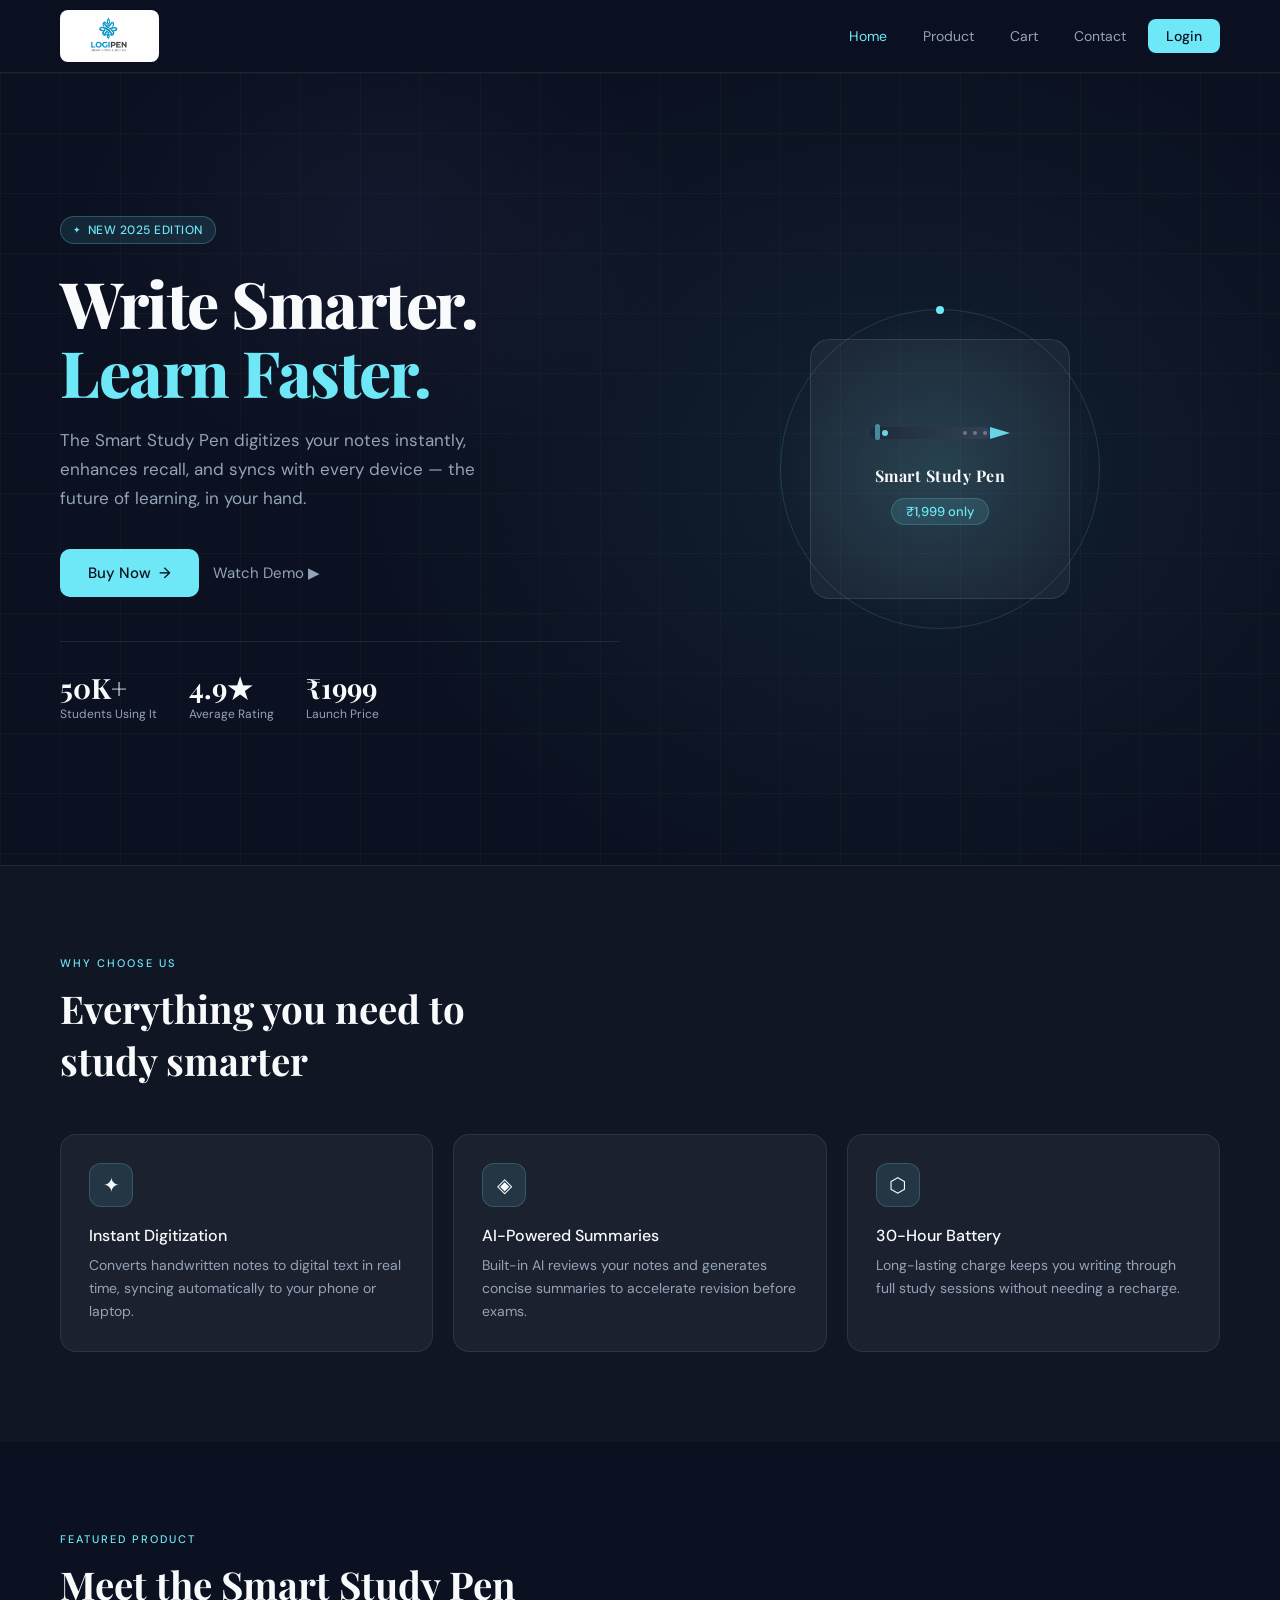
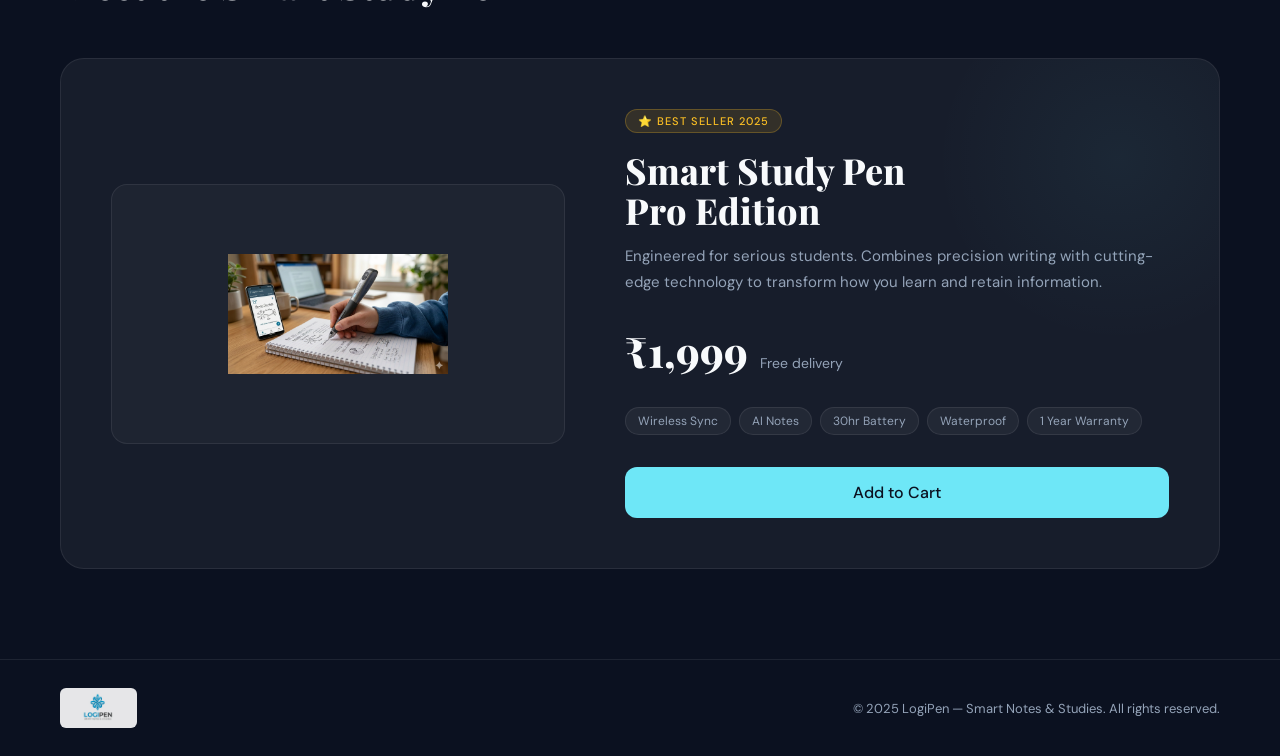
<file: index.html>
<!DOCTYPE html>
<html lang="en">
<head>
<meta charset="UTF-8">
<meta name="viewport" content="width=device-width, initial-scale=1.0">
<title>Smart Pen Store</title>
<link href="https://fonts.googleapis.com/css2?family=Playfair+Display:wght@700;800&family=DM+Sans:wght@300;400;500&display=swap" rel="stylesheet">
<link rel="stylesheet" href="style.css">
</head>
<body>

<header>
  <a href="index.html" class="logo-wrap">
    <img src="logo.png" alt="LogiPen Logo" class="logo-img">
  </a>
  <nav>
    <a href="index.html" class="active">Home</a>
    <a href="product.html">Product</a>
    <a href="cart.html">Cart</a>
    <a href="contact.html">Contact</a>
    <a href="login.html" class="nav-cta">Login</a>
  </nav>
</header>

<section class="hero">
  <div class="hero-grid-lines"></div>
  <div class="hero-content">
    <div class="hero-badge">New 2025 Edition</div>
    <h1>Write Smarter.<br><em>Learn Faster.</em></h1>
    <p>The Smart Study Pen digitizes your notes instantly, enhances recall, and syncs with every device — the future of learning, in your hand.</p>
    <div class="hero-actions">
      <a href="product.html" class="btn-primary">Buy Now</a>
      <a href="#" class="btn-ghost">Watch Demo ▶</a>
    </div>
    <div class="hero-stats">
      <div class="stat-item">
        <div class="stat-num">50K+</div>
        <div class="stat-label">Students Using It</div>
      </div>
      <div class="stat-item">
        <div class="stat-num">4.9★</div>
        <div class="stat-label">Average Rating</div>
      </div>
      <div class="stat-item">
        <div class="stat-num">₹1999</div>
        <div class="stat-label">Launch Price</div>
      </div>
    </div>
  </div>

  <div class="hero-visual">
    <div class="pen-showcase">
      <div class="pen-glow"></div>
      <div class="pen-ring"></div>
      <div class="pen-card-3d">
        <svg class="pen-svg" viewBox="0 0 160 40" fill="none" xmlns="http://www.w3.org/2000/svg">
          <rect x="10" y="14" width="120" height="12" rx="6" fill="url(#penGrad)"/>
          <path d="M130 14 L150 20 L130 26 Z" fill="#6ee7f7" opacity="0.9"/>
          <rect x="15" y="11" width="5" height="16" rx="2.5" fill="rgba(110,231,247,0.5)"/>
          <circle cx="105" cy="20" r="2" fill="rgba(255,255,255,0.3)"/>
          <circle cx="115" cy="20" r="2" fill="rgba(255,255,255,0.3)"/>
          <circle cx="125" cy="20" r="2" fill="rgba(255,255,255,0.3)"/>
          <circle cx="25" cy="20" r="3" fill="#6ee7f7" opacity="0.9"/>
          <defs>
            <linearGradient id="penGrad" x1="10" y1="14" x2="130" y2="26" gradientUnits="userSpaceOnUse">
              <stop offset="0%" stop-color="#1e293b"/>
              <stop offset="100%" stop-color="#334155"/>
            </linearGradient>
          </defs>
        </svg>
        <div class="pen-name">Smart Study Pen</div>
        <div class="pen-price-tag">₹1,999 only</div>
      </div>
    </div>
  </div>
</section>

<section class="features">
  <div class="section-tag">Why Choose Us</div>
  <div class="section-title">Everything you need to study smarter</div>
  <div class="features-grid">
    <div class="feature-card">
      <div class="feature-icon">✦</div>
      <div class="feature-title">Instant Digitization</div>
      <div class="feature-desc">Converts handwritten notes to digital text in real time, syncing automatically to your phone or laptop.</div>
    </div>
    <div class="feature-card">
      <div class="feature-icon">◈</div>
      <div class="feature-title">AI-Powered Summaries</div>
      <div class="feature-desc">Built-in AI reviews your notes and generates concise summaries to accelerate revision before exams.</div>
    </div>
    <div class="feature-card">
      <div class="feature-icon">⬡</div>
      <div class="feature-title">30-Hour Battery</div>
      <div class="feature-desc">Long-lasting charge keeps you writing through full study sessions without needing a recharge.</div>
    </div>
  </div>
</section>

<section class="product-section">
  <div class="section-tag">Featured Product</div>
  <div class="section-title">Meet the Smart Study Pen</div>
  <div class="product-featured">
    <div class="product-img-wrap">
      <img src="pen.png" alt="Smart Study Pen" class="product-img">
    </div>
    <div class="product-info">
      <div class="product-badge">⭐ Best Seller 2025</div>
      <div class="product-name">Smart Study Pen<br>Pro Edition</div>
      <div class="product-desc">Engineered for serious students. Combines precision writing with cutting-edge technology to transform how you learn and retain information.</div>
      <div class="product-price-row">
        <div class="price-main">₹1,999</div>
        <div class="price-label">Free delivery</div>
      </div>
      <div class="product-features">
        <div class="pf-chip">Wireless Sync</div>
        <div class="pf-chip">AI Notes</div>
        <div class="pf-chip">30hr Battery</div>
        <div class="pf-chip">Waterproof</div>
        <div class="pf-chip">1 Year Warranty</div>
      </div>
      <button class="add-to-cart-btn" onclick="addToCart(this)">Add to Cart</button>
    </div>
  </div>
</section>

<footer>
  <div class="footer-left">
    <img src="logo.png" alt="LogiPen" class="footer-logo">
  </div>
  <div class="footer-copy">© 2025 LogiPen — Smart Notes & Studies. All rights reserved.</div>
</footer>

<script src="script.js"></script>
</body>
</html>
</file>
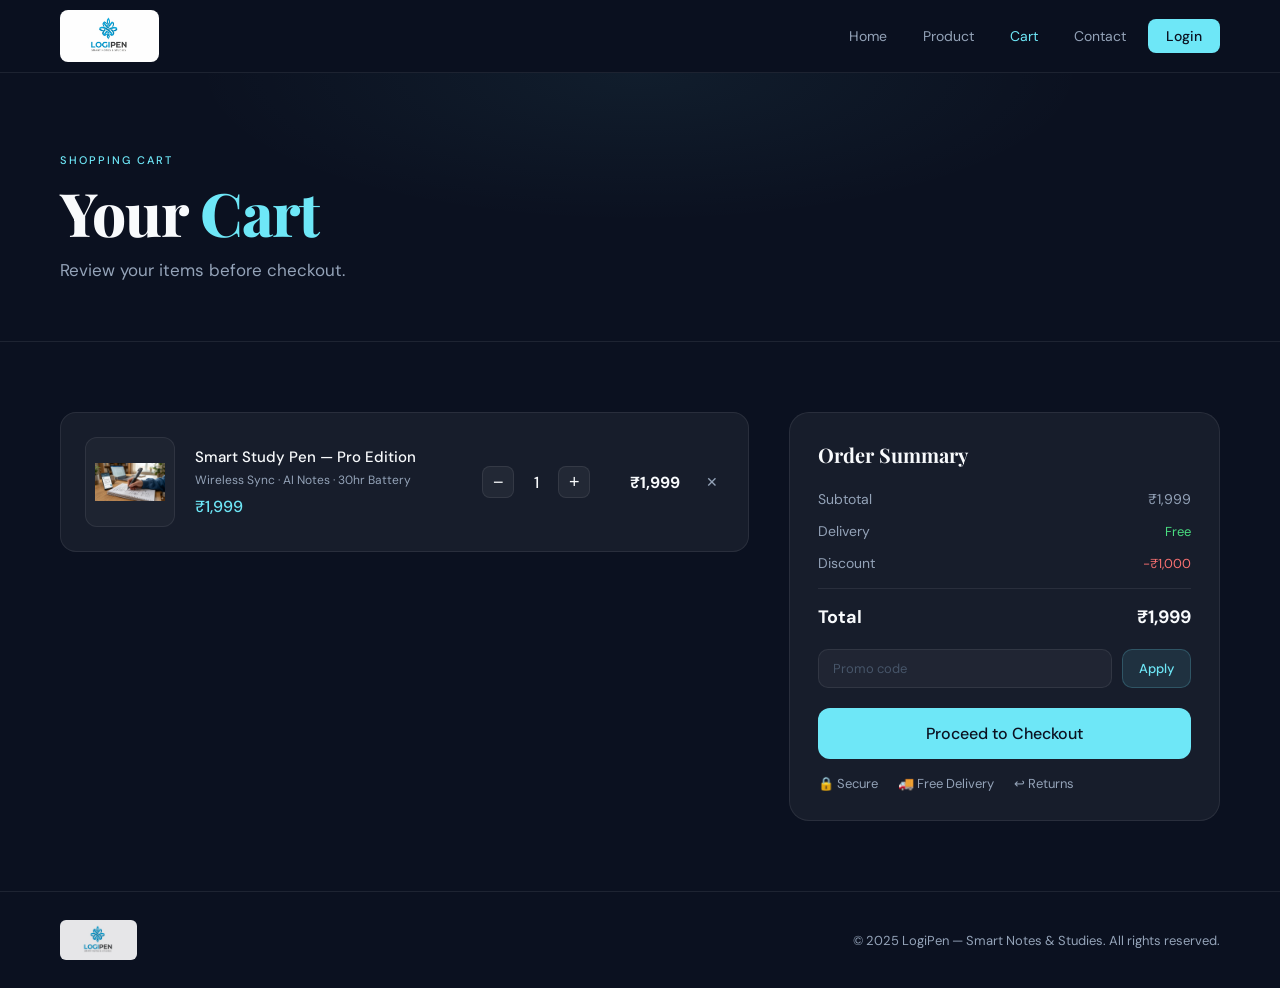
<file: cart.html>
<!DOCTYPE html>
<html lang="en">
<head>
<meta charset="UTF-8">
<meta name="viewport" content="width=device-width, initial-scale=1.0">
<title>Cart - LogiPen</title>
<link href="https://fonts.googleapis.com/css2?family=Playfair+Display:wght@700;800&family=DM+Sans:wght@300;400;500&display=swap" rel="stylesheet">
<link rel="stylesheet" href="style.css">
</head>
<body>

<header>
  <a href="index.html" class="logo-wrap">
    <img src="logo.png" alt="LogiPen Logo" class="logo-img">
  </a>
  <nav>
    <a href="index.html">Home</a>
    <a href="product.html">Product</a>
    <a href="cart.html" class="active">Cart</a>
    <a href="contact.html">Contact</a>
    <a href="login.html" class="nav-cta">Login</a>
  </nav>
</header>

<section class="page-hero">
  <div class="page-hero-inner">
    <div class="section-tag">Shopping Cart</div>
    <h1 class="page-title">Your <em>Cart</em></h1>
    <p class="page-subtitle">Review your items before checkout.</p>
  </div>
</section>

<section class="cart-section">
  <div class="cart-grid">
    <div class="cart-items-col">
      <div class="cart-item-card">
        <div class="cart-item-img">
          <img src="pen.png" alt="Smart Study Pen">
        </div>
        <div class="cart-item-info">
          <div class="cart-item-name">Smart Study Pen — Pro Edition</div>
          <div class="cart-item-meta">Wireless Sync · AI Notes · 30hr Battery</div>
          <div class="cart-item-price">₹1,999</div>
        </div>
        <div class="cart-item-qty">
          <button class="qty-btn" onclick="changeQty(-1)">−</button>
          <span class="qty-val" id="qty">1</span>
          <button class="qty-btn" onclick="changeQty(1)">+</button>
        </div>
        <div class="cart-item-total" id="item-total">₹1,999</div>
        <button class="remove-btn" onclick="removeItem(this)">✕</button>
      </div>
    </div>
    <div class="cart-summary-col">
      <div class="summary-card">
        <h3 class="summary-title">Order Summary</h3>
        <div class="summary-row">
          <span>Subtotal</span>
          <span id="subtotal">₹1,999</span>
        </div>
        <div class="summary-row">
          <span>Delivery</span>
          <span class="free-tag">Free</span>
        </div>
        <div class="summary-row">
          <span>Discount</span>
          <span class="discount-tag">−₹1,000</span>
        </div>
        <div class="summary-divider"></div>
        <div class="summary-row summary-total-row">
          <span>Total</span>
          <span id="total">₹1,999</span>
        </div>
        <div class="promo-row">
          <input type="text" class="promo-input" placeholder="Promo code">
          <button class="promo-btn">Apply</button>
        </div>
        <button class="add-to-cart-btn" onclick="checkout(this)">Proceed to Checkout</button>
        <div class="trust-row" style="margin-top:16px;">
          <div class="trust-item">🔒 Secure</div>
          <div class="trust-item">🚚 Free Delivery</div>
          <div class="trust-item">↩ Returns</div>
        </div>
      </div>
    </div>
  </div>
</section>

<footer>
  <div class="footer-left">
    <img src="logo.png" alt="LogiPen" class="footer-logo">
  </div>
  <div class="footer-copy">© 2025 LogiPen — Smart Notes & Studies. All rights reserved.</div>
</footer>

<script src="script.js"></script>
</body>
</html>
</file>
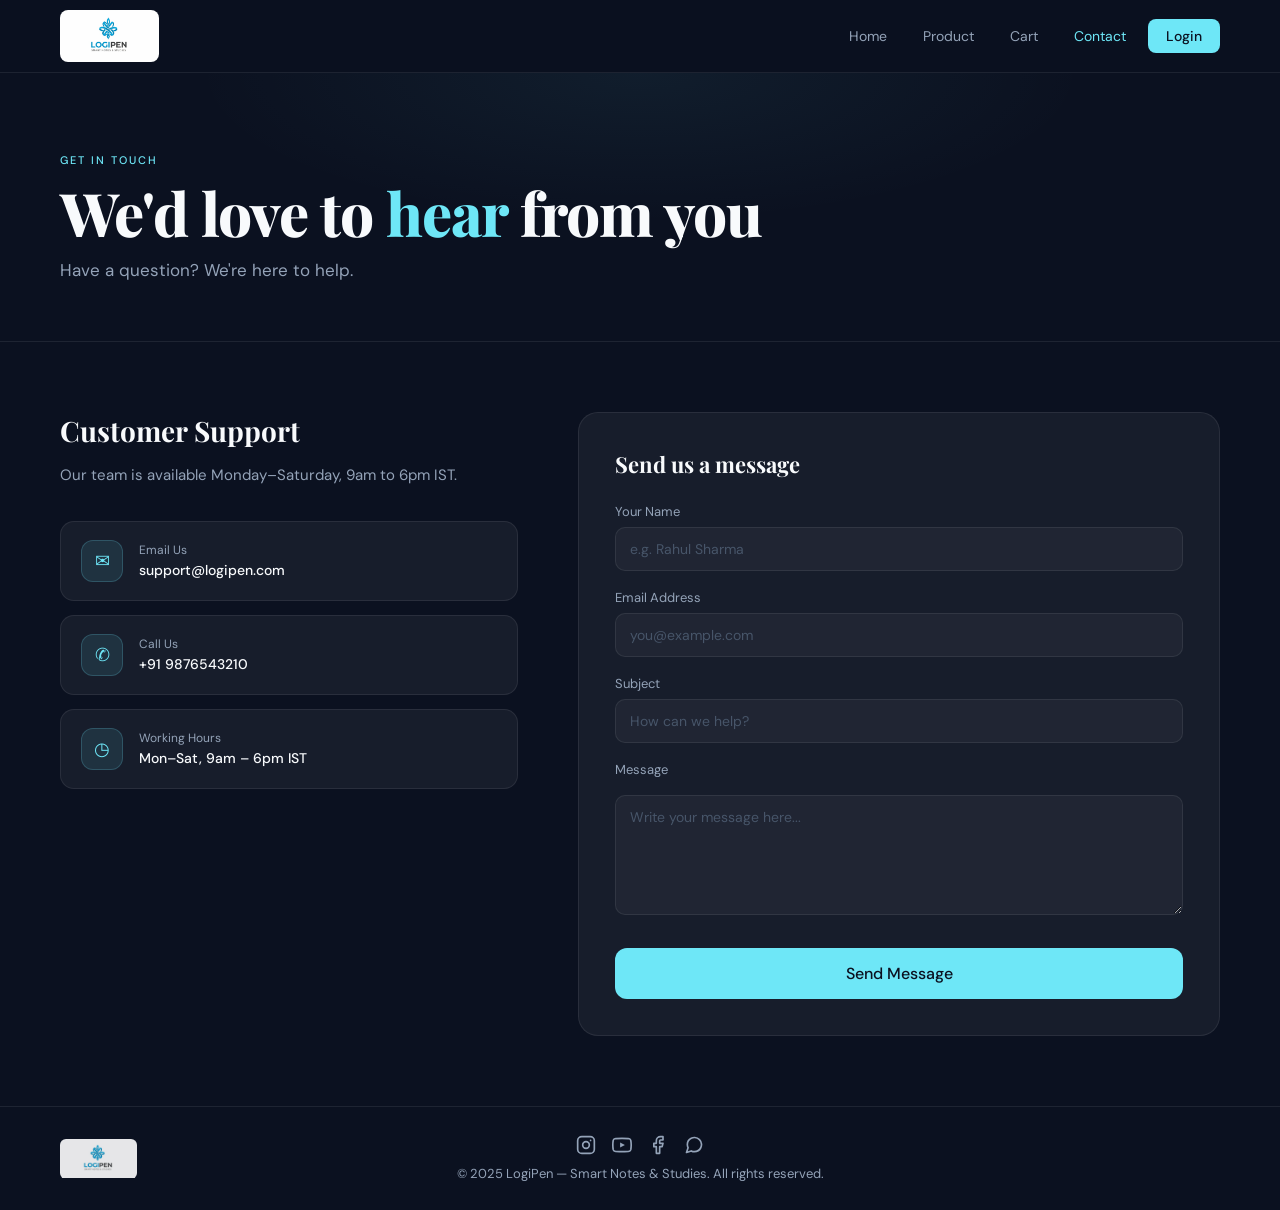
<file: contact.html>
<!DOCTYPE html>
<html lang="en">
<head>
<meta charset="UTF-8">
<meta name="viewport" content="width=device-width, initial-scale=1.0">
<title>Contact - LogiPen</title>
<link href="https://fonts.googleapis.com/css2?family=Playfair+Display:wght@700;800&family=DM+Sans:wght@300;400;500&display=swap" rel="stylesheet">
<link rel="stylesheet" href="style.css">
</head>
<body>

<header>
  <a href="index.html" class="logo-wrap">
    <img src="logo.png" alt="LogiPen Logo" class="logo-img">
  </a>
  <nav>
    <a href="index.html">Home</a>
    <a href="product.html">Product</a>
    <a href="cart.html">Cart</a>
    <a href="contact.html" class="active">Contact</a>
    <a href="login.html" class="nav-cta">Login</a>
  </nav>
</header>

<section class="page-hero">
  <div class="page-hero-inner">
    <div class="section-tag">Get In Touch</div>
    <h1 class="page-title">We'd love to <em>hear</em> from you</h1>
    <p class="page-subtitle">Have a question? We're here to help.</p>
  </div>
</section>

<section class="contact-section">
  <div class="contact-grid">
    <div class="contact-info-col">
      <h2 class="contact-heading">Customer Support</h2>
      <p class="contact-subtext">Our team is available Monday–Saturday, 9am to 6pm IST.</p>
      <div class="contact-cards">
        <div class="contact-card">
          <div class="contact-card-icon">✉</div>
          <div>
            <div class="contact-card-label">Email Us</div>
            <div class="contact-card-value">support@logipen.com</div>
          </div>
        </div>
        <div class="contact-card">
          <div class="contact-card-icon">✆</div>
          <div>
            <div class="contact-card-label">Call Us</div>
            <div class="contact-card-value">+91 9876543210</div>
          </div>
        </div>
        <div class="contact-card">
          <div class="contact-card-icon">◷</div>
          <div>
            <div class="contact-card-label">Working Hours</div>
            <div class="contact-card-value">Mon–Sat, 9am – 6pm IST</div>
          </div>
        </div>
      </div>
    </div>
    <div class="contact-form-col">
      <div class="form-card">
        <h3 class="form-title">Send us a message</h3>
        <div class="form-group">
          <label class="form-label">Your Name</label>
          <input type="text" class="form-input" placeholder="e.g. Rahul Sharma">
        </div>
        <div class="form-group">
          <label class="form-label">Email Address</label>
          <input type="email" class="form-input" placeholder="you@example.com">
        </div>
        <div class="form-group">
          <label class="form-label">Subject</label>
          <input type="text" class="form-input" placeholder="How can we help?">
        </div>
        <div class="form-group">
          <label class="form-label">Message</label>
          <textarea class="form-input form-textarea" placeholder="Write your message here..."></textarea>
        </div>
        <button class="add-to-cart-btn" onclick="sendMessage(this)">Send Message</button>
      </div>
    </div>
  </div>
</section>

<footer>
  <div class="footer-left">
    <img src="logo.png" alt="LogiPen" class="footer-logo">
  </div>
  <div class="footer-center">
    <div class="footer-social">
      <a href="https://www.instagram.com/smartpenindia?igsh=dmRneW0yYWkzNXRh" target="_blank" class="social-icon" title="Instagram">
        <svg xmlns="http://www.w3.org/2000/svg" width="20" height="20" viewBox="0 0 24 24" fill="none" stroke="currentColor" stroke-width="2" stroke-linecap="round" stroke-linejoin="round">
          <rect x="2" y="2" width="20" height="20" rx="5" ry="5"/>
          <circle cx="12" cy="12" r="4"/>
          <circle cx="17.5" cy="6.5" r="1" fill="currentColor" stroke="none"/>
        </svg>
      </a>
      <a href="https://youtube.com/shorts/LXm--ZUOd-g" target="_blank" class="social-icon" title="YouTube">
        <svg xmlns="http://www.w3.org/2000/svg" width="20" height="20" viewBox="0 0 24 24" fill="none" stroke="currentColor" stroke-width="2" stroke-linecap="round" stroke-linejoin="round">
          <path d="M22.54 6.42a2.78 2.78 0 0 0-1.95-1.96C18.88 4 12 4 12 4s-6.88 0-8.59.46A2.78 2.78 0 0 0 1.46 6.42 29 29 0 0 0 1 12a29 29 0 0 0 .46 5.58 2.78 2.78 0 0 0 1.95 1.96C5.12 20 12 20 12 20s6.88 0 8.59-.46a2.78 2.78 0 0 0 1.95-1.96A29 29 0 0 0 23 12a29 29 0 0 0-.46-5.58z"/>
          <polygon points="9.75 15.02 15.5 12 9.75 8.98 9.75 15.02" fill="currentColor" stroke="none"/>
        </svg>
      </a>
      <a href="https://facebook.com/yourpage" target="_blank" class="social-icon" title="Facebook">
        <svg xmlns="http://www.w3.org/2000/svg" width="20" height="20" viewBox="0 0 24 24" fill="none" stroke="currentColor" stroke-width="2" stroke-linecap="round" stroke-linejoin="round">
          <path d="M18 2h-3a5 5 0 0 0-5 5v3H7v4h3v8h4v-8h3l1-4h-4V7a1 1 0 0 1 1-1h3z"/>
        </svg>
      </a>
      <a href="https://wa.me/919876543210" target="_blank" class="social-icon" title="WhatsApp">
        <svg xmlns="http://www.w3.org/2000/svg" width="20" height="20" viewBox="0 0 24 24" fill="none" stroke="currentColor" stroke-width="2" stroke-linecap="round" stroke-linejoin="round">
          <path d="M21 11.5a8.38 8.38 0 0 1-.9 3.8 8.5 8.5 0 0 1-7.6 4.7 8.38 8.38 0 0 1-3.8-.9L3 21l1.9-5.7a8.38 8.38 0 0 1-.9-3.8 8.5 8.5 0 0 1 4.7-7.6 8.38 8.38 0 0 1 3.8-.9h.5a8.48 8.48 0 0 1 8 8v.5z"/>
        </svg>
      </a>
    </div>
    <div class="footer-copy">© 2025 LogiPen — Smart Notes & Studies. All rights reserved.</div>
  </div>
  <div class="footer-right"></div>
</footer>

<script src="script.js"></script>
</body>
</html>
</file>
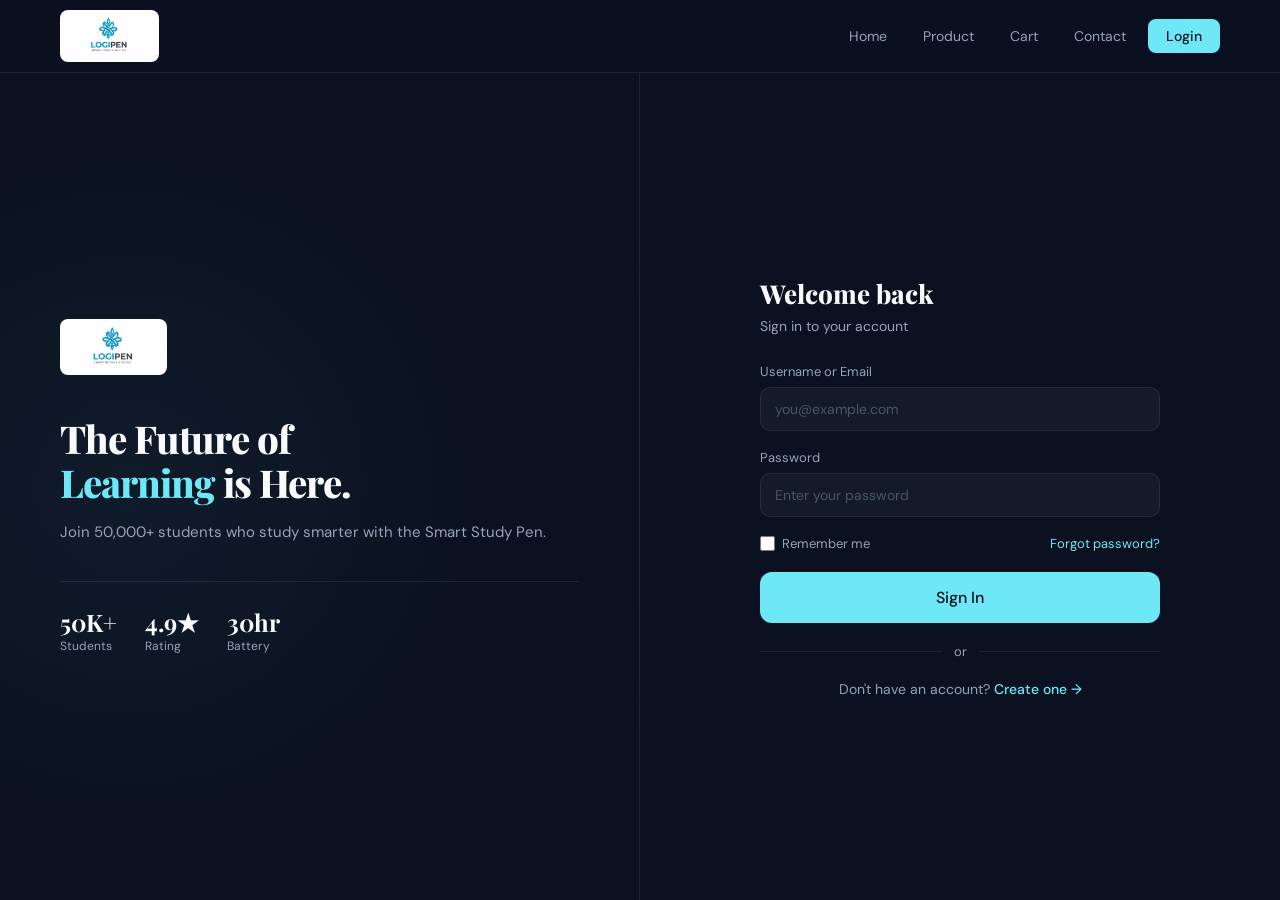
<file: login.html>
<!DOCTYPE html>
<html lang="en">
<head>
<meta charset="UTF-8">
<meta name="viewport" content="width=device-width, initial-scale=1.0">
<title>Login - LogiPen</title>
<link href="https://fonts.googleapis.com/css2?family=Playfair+Display:wght@700;800&family=DM+Sans:wght@300;400;500&display=swap" rel="stylesheet">
<link rel="stylesheet" href="style.css">
</head>
<body>

<header>
  <a href="index.html" class="logo-wrap">
    <img src="logo.png" alt="LogiPen Logo" class="logo-img">
  </a>
  <nav>
    <a href="index.html">Home</a>
    <a href="product.html">Product</a>
    <a href="cart.html">Cart</a>
    <a href="contact.html">Contact</a>
    <a href="login.html" class="active nav-cta">Login</a>
  </nav>
</header>

<section class="auth-section">
  <div class="auth-left">
    <a href="index.html" class="auth-logo-wrap">
      <img src="logo.png" alt="LogiPen" class="auth-logo">
    </a>
    <h2 class="auth-tagline">The Future of<br><em>Learning</em> is Here.</h2>
    <p class="auth-desc">Join 50,000+ students who study smarter with the Smart Study Pen.</p>
    <div class="auth-stats">
      <div class="auth-stat">
        <div class="auth-stat-num">50K+</div>
        <div class="auth-stat-label">Students</div>
      </div>
      <div class="auth-stat">
        <div class="auth-stat-num">4.9★</div>
        <div class="auth-stat-label">Rating</div>
      </div>
      <div class="auth-stat">
        <div class="auth-stat-num">30hr</div>
        <div class="auth-stat-label">Battery</div>
      </div>
    </div>
  </div>
  <div class="auth-right">
    <div class="auth-card">
      <div class="auth-card-header">
        <h3 class="auth-title">Welcome back</h3>
        <p class="auth-subtitle">Sign in to your account</p>
      </div>
      <div class="form-group">
        <label class="form-label">Username or Email</label>
        <input type="text" class="form-input" placeholder="you@example.com">
      </div>
      <div class="form-group">
        <label class="form-label">Password</label>
        <input type="password" class="form-input" placeholder="Enter your password">
      </div>
      <div class="auth-options">
        <label class="remember-me">
          <input type="checkbox" id="remember">
          <span>Remember me</span>
        </label>
        <a href="#" class="forgot-link">Forgot password?</a>
      </div>
      <button class="add-to-cart-btn" onclick="handleLogin(this)">Sign In</button>
      <div class="auth-divider"><span>or</span></div>
      <p class="auth-switch">Don't have an account? <a href="signup.html" class="auth-link">Create one →</a></p>
    </div>
  </div>
</section>

<script src="script.js"></script>
</body>
</html>
</file>
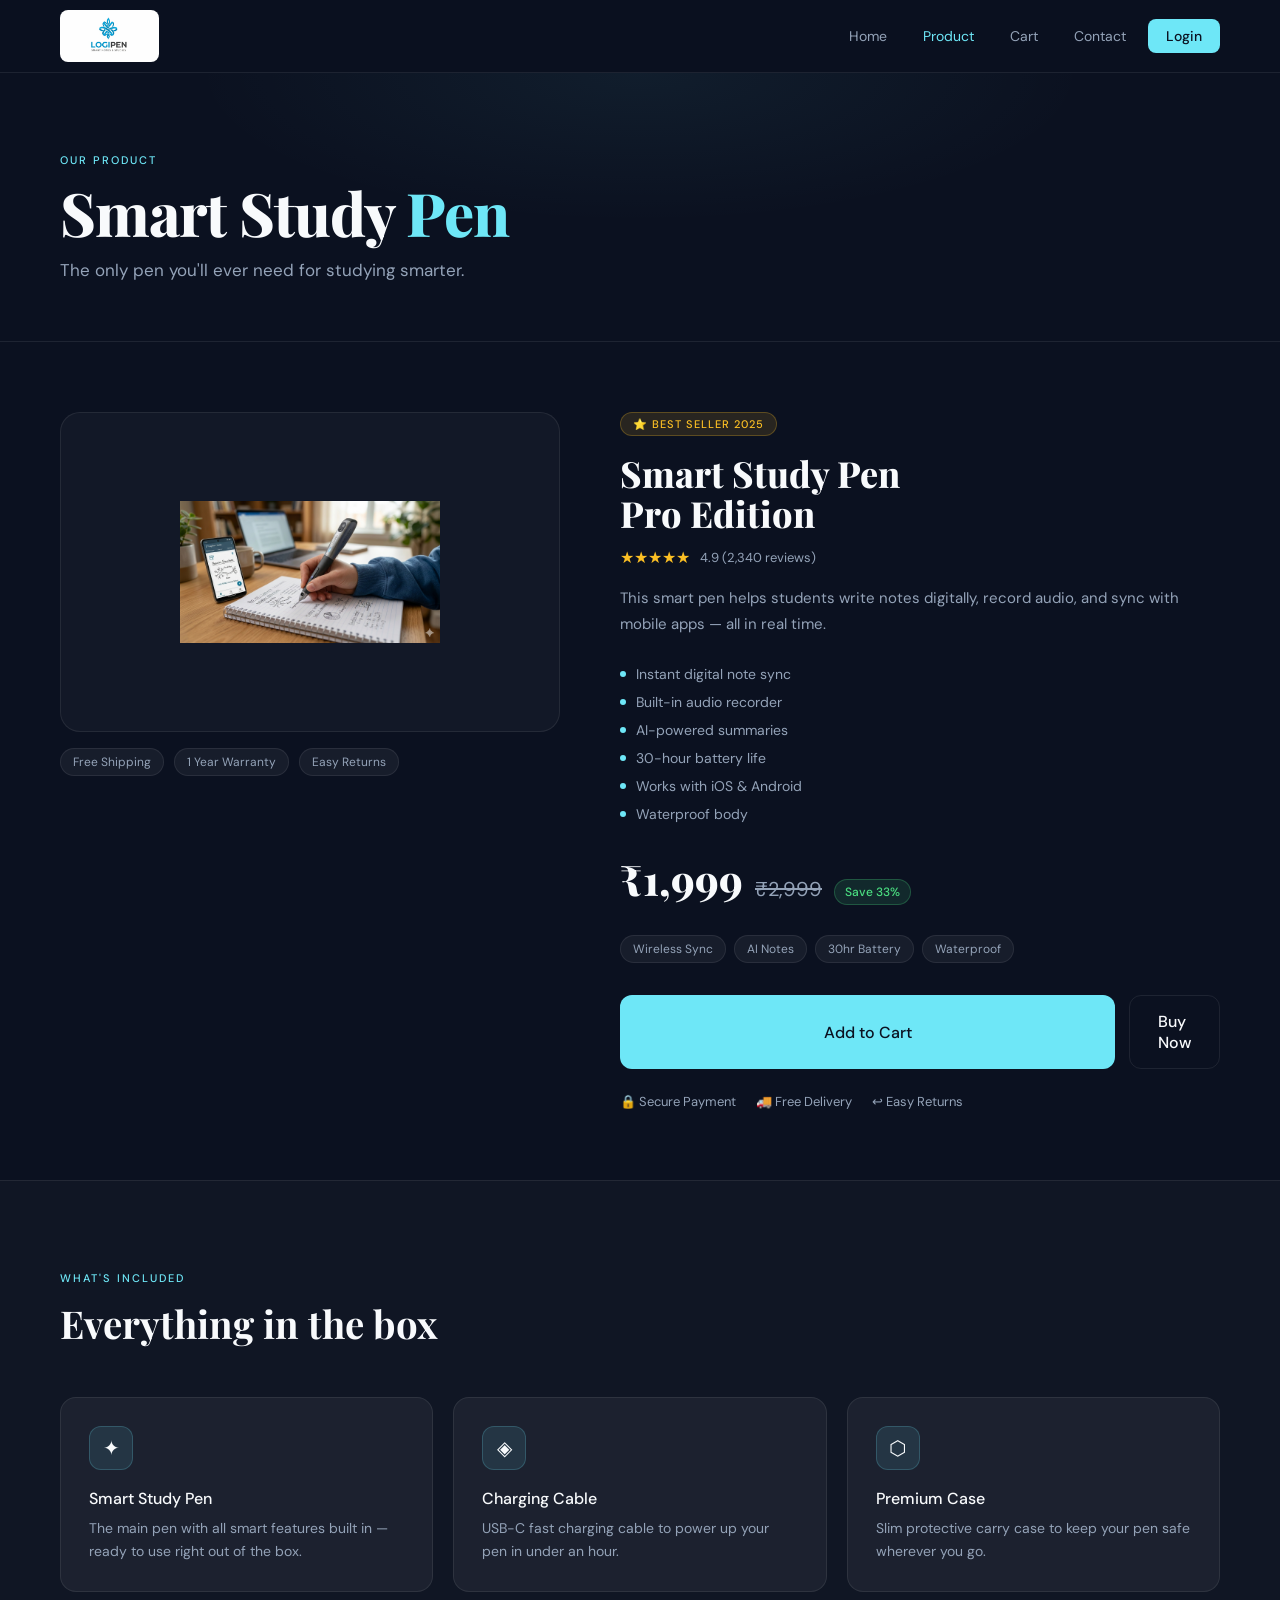
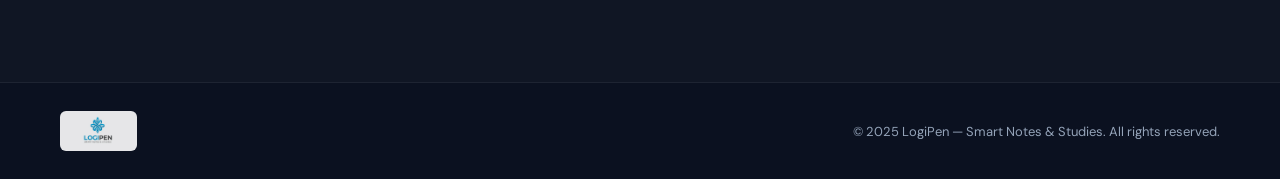
<file: product.html>
<!DOCTYPE html>
<html lang="en">
<head>
<meta charset="UTF-8">
<meta name="viewport" content="width=device-width, initial-scale=1.0">
<title>Product - LogiPen</title>
<link href="https://fonts.googleapis.com/css2?family=Playfair+Display:wght@700;800&family=DM+Sans:wght@300;400;500&display=swap" rel="stylesheet">
<link rel="stylesheet" href="style.css">
</head>
<body>

<header>
  <a href="index.html" class="logo-wrap">
    <img src="logo.png" alt="LogiPen Logo" class="logo-img">
  </a>
  <nav>
    <a href="index.html">Home</a>
    <a href="product.html" class="active">Product</a>
    <a href="cart.html">Cart</a>
    <a href="contact.html">Contact</a>
    <a href="login.html" class="nav-cta">Login</a>
  </nav>
</header>

<section class="page-hero">
  <div class="page-hero-inner">
    <div class="section-tag">Our Product</div>
    <h1 class="page-title">Smart Study <em>Pen</em></h1>
    <p class="page-subtitle">The only pen you'll ever need for studying smarter.</p>
  </div>
</section>

<section class="product-detail">
  <div class="product-detail-grid">
    <div class="product-gallery">
      <div class="gallery-main">
        <img src="pen.png" alt="Smart Study Pen" class="gallery-img">
      </div>
      <div class="gallery-badges">
        <span class="gbadge">Free Shipping</span>
        <span class="gbadge">1 Year Warranty</span>
        <span class="gbadge">Easy Returns</span>
      </div>
    </div>
    <div class="product-detail-info">
      <div class="product-badge">⭐ Best Seller 2025</div>
      <h2 class="product-name">Smart Study Pen<br>Pro Edition</h2>
      <div class="rating-row">
        <span class="stars">★★★★★</span>
        <span class="rating-count">4.9 (2,340 reviews)</span>
      </div>
      <p class="product-desc">This smart pen helps students write notes digitally, record audio, and sync with mobile apps — all in real time.</p>
      <ul class="spec-list">
        <li><span class="spec-dot"></span> Instant digital note sync</li>
        <li><span class="spec-dot"></span> Built-in audio recorder</li>
        <li><span class="spec-dot"></span> AI-powered summaries</li>
        <li><span class="spec-dot"></span> 30-hour battery life</li>
        <li><span class="spec-dot"></span> Works with iOS & Android</li>
        <li><span class="spec-dot"></span> Waterproof body</li>
      </ul>
      <div class="product-price-row">
        <div class="price-main">₹1,999</div>
        <div class="price-old">₹2,999</div>
        <div class="price-save">Save 33%</div>
      </div>
      <div class="product-features">
        <div class="pf-chip">Wireless Sync</div>
        <div class="pf-chip">AI Notes</div>
        <div class="pf-chip">30hr Battery</div>
        <div class="pf-chip">Waterproof</div>
      </div>
      <div class="product-actions">
        <button class="add-to-cart-btn" onclick="addToCart(this)">Add to Cart</button>
        <a href="cart.html" class="buy-now-btn">Buy Now</a>
      </div>
      <div class="trust-row">
        <div class="trust-item">🔒 Secure Payment</div>
        <div class="trust-item">🚚 Free Delivery</div>
        <div class="trust-item">↩ Easy Returns</div>
      </div>
    </div>
  </div>
</section>

<section class="features" style="margin-top:0;">
  <div class="section-tag">What's Included</div>
  <div class="section-title">Everything in the box</div>
  <div class="features-grid">
    <div class="feature-card">
      <div class="feature-icon">✦</div>
      <div class="feature-title">Smart Study Pen</div>
      <div class="feature-desc">The main pen with all smart features built in — ready to use right out of the box.</div>
    </div>
    <div class="feature-card">
      <div class="feature-icon">◈</div>
      <div class="feature-title">Charging Cable</div>
      <div class="feature-desc">USB-C fast charging cable to power up your pen in under an hour.</div>
    </div>
    <div class="feature-card">
      <div class="feature-icon">⬡</div>
      <div class="feature-title">Premium Case</div>
      <div class="feature-desc">Slim protective carry case to keep your pen safe wherever you go.</div>
    </div>
  </div>
</section>

<footer>
  <div class="footer-left">
    <img src="logo.png" alt="LogiPen" class="footer-logo">
  </div>
  <div class="footer-copy">© 2025 LogiPen — Smart Notes & Studies. All rights reserved.</div>
</footer>

<script src="script.js"></script>
</body>
</html>
</file>
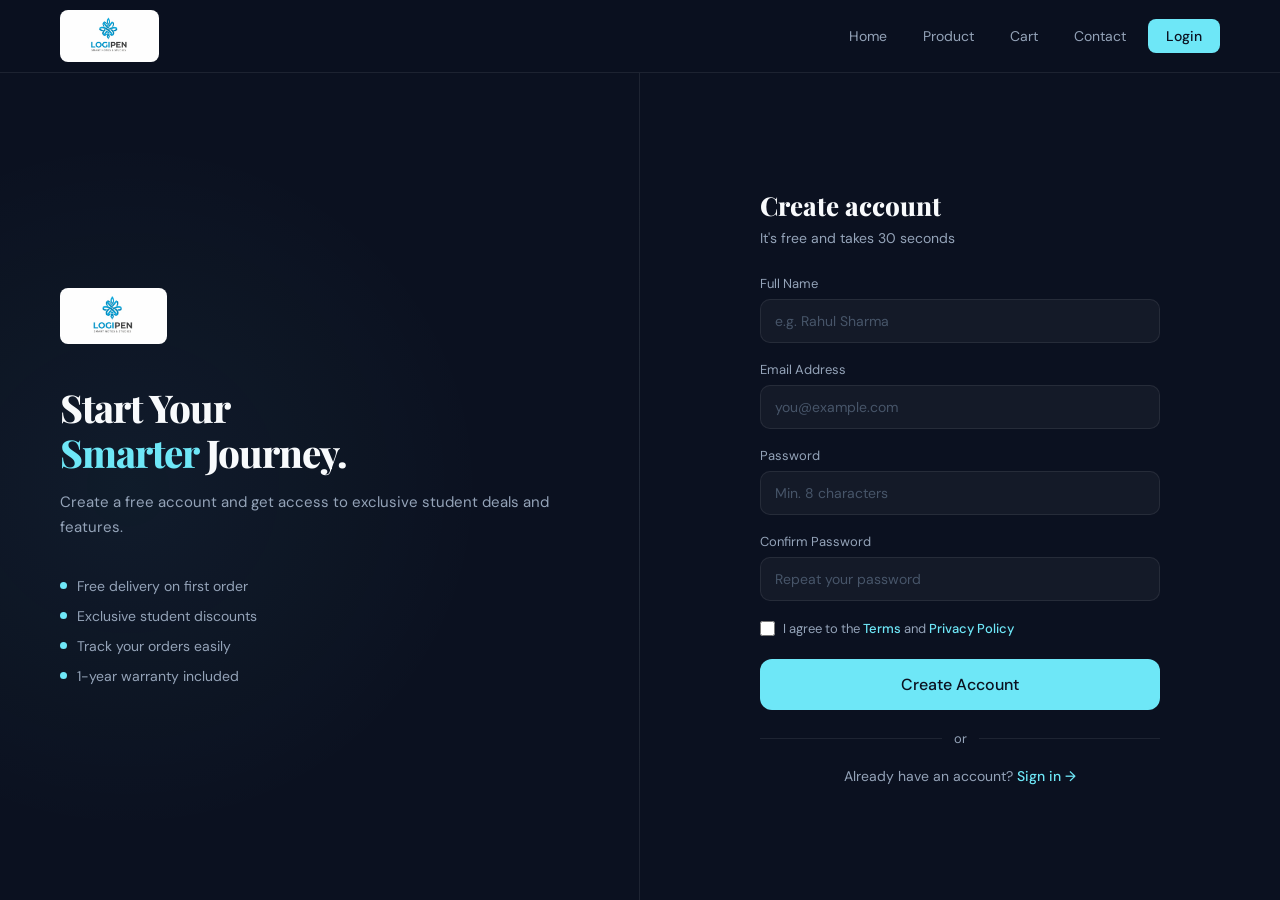
<file: signup.html>
<!DOCTYPE html>
<html lang="en">
<head>
<meta charset="UTF-8">
<meta name="viewport" content="width=device-width, initial-scale=1.0">
<title>Sign Up - LogiPen</title>
<link href="https://fonts.googleapis.com/css2?family=Playfair+Display:wght@700;800&family=DM+Sans:wght@300;400;500&display=swap" rel="stylesheet">
<link rel="stylesheet" href="style.css">
</head>
<body>

<header>
  <a href="index.html" class="logo-wrap">
    <img src="logo.png" alt="LogiPen Logo" class="logo-img">
  </a>
  <nav>
    <a href="index.html">Home</a>
    <a href="product.html">Product</a>
    <a href="cart.html">Cart</a>
    <a href="contact.html">Contact</a>
    <a href="login.html" class="nav-cta">Login</a>
  </nav>
</header>

<section class="auth-section">
  <div class="auth-left">
    <a href="index.html" class="auth-logo-wrap">
      <img src="logo.png" alt="LogiPen" class="auth-logo">
    </a>
    <h2 class="auth-tagline">Start Your<br><em>Smarter</em> Journey.</h2>
    <p class="auth-desc">Create a free account and get access to exclusive student deals and features.</p>
    <div class="auth-perks">
      <div class="auth-perk"><span class="perk-dot"></span> Free delivery on first order</div>
      <div class="auth-perk"><span class="perk-dot"></span> Exclusive student discounts</div>
      <div class="auth-perk"><span class="perk-dot"></span> Track your orders easily</div>
      <div class="auth-perk"><span class="perk-dot"></span> 1-year warranty included</div>
    </div>
  </div>
  <div class="auth-right">
    <div class="auth-card">
      <div class="auth-card-header">
        <h3 class="auth-title">Create account</h3>
        <p class="auth-subtitle">It's free and takes 30 seconds</p>
      </div>
      <div class="form-group">
        <label class="form-label">Full Name</label>
        <input type="text" class="form-input" placeholder="e.g. Rahul Sharma">
      </div>
      <div class="form-group">
        <label class="form-label">Email Address</label>
        <input type="email" class="form-input" placeholder="you@example.com">
      </div>
      <div class="form-group">
        <label class="form-label">Password</label>
        <input type="password" class="form-input" placeholder="Min. 8 characters">
      </div>
      <div class="form-group">
        <label class="form-label">Confirm Password</label>
        <input type="password" class="form-input" placeholder="Repeat your password">
      </div>
      <div class="auth-agree">
        <input type="checkbox" id="agree">
        <label for="agree">I agree to the <a href="#" class="auth-link">Terms</a> and <a href="#" class="auth-link">Privacy Policy</a></label>
      </div>
      <button class="add-to-cart-btn" onclick="handleSignup(this)">Create Account</button>
      <div class="auth-divider"><span>or</span></div>
      <p class="auth-switch">Already have an account? <a href="login.html" class="auth-link">Sign in →</a></p>
    </div>
  </div>
</section>

<script src="script.js"></script>
</body>
</html>
</file>
<file: style.css>
@import url('https://fonts.googleapis.com/css2?family=Playfair+Display:wght@700;800&family=DM+Sans:wght@300;400;500&display=swap');

*, *::before, *::after {
  margin: 0;
  padding: 0;
  box-sizing: border-box;
}

:root {
  --navy: #0b1120;
  --navy-light: #111827;
  --accent: #6ee7f7;
  --accent2: #a78bfa;
  --gold: #fbbf24;
  --text: #f8fafc;
  --muted: #94a3b8;
  --card-bg: rgba(255,255,255,0.05);
  --border: rgba(255,255,255,0.08);
}

body {
  font-family: 'DM Sans', Arial, sans-serif;
  background: var(--navy);
  color: var(--text);
  min-height: 100vh;
  overflow-x: hidden;
}

/* ─── HEADER ─── */
header {
  position: sticky;
  top: 0;
  z-index: 100;
  display: flex;
  justify-content: space-between;
  align-items: center;
  padding: 10px 60px;
  background: rgba(11,17,32,0.95);
  backdrop-filter: blur(14px);
  border-bottom: 1px solid var(--border);
}

.logo-wrap {
  display: flex;
  align-items: center;
  text-decoration: none;
  flex-shrink: 0;
}

.logo-img {
  height: 52px;
  width: auto;
  object-fit: contain;
  border-radius: 8px;
}

nav { display: flex; gap: 8px; }

nav a {
  color: var(--muted);
  text-decoration: none;
  font-size: 14px;
  font-weight: 400;
  padding: 8px 14px;
  border-radius: 8px;
  transition: all 0.2s;
}
nav a:hover { color: var(--text); background: rgba(255,255,255,0.06); }
nav a.active { color: var(--accent); }
nav a.nav-cta {
  background: var(--accent);
  color: var(--navy);
  font-weight: 500;
  padding: 8px 18px;
}
nav a.nav-cta:hover { background: #38d9f0; color: var(--navy); }

/* ─── FOOTER ─── */
footer {
  padding: 28px 60px;
  border-top: 1px solid var(--border);
  display: flex;
  justify-content: space-between;
  align-items: center;
}

.footer-left {
  display: flex;
  align-items: center;
  flex: 1;
}

.footer-logo {
  height: 40px;
  width: auto;
  object-fit: contain;
  border-radius: 6px;
  opacity: 0.9;
}

.footer-center {
  flex: 1;
  display: flex;
  flex-direction: column;
  align-items: center;
  gap: 10px;
}

.footer-social {
  display: flex;
  align-items: center;
  gap: 16px;
}

.social-icon {
  color: var(--muted);
  display: flex;
  align-items: center;
  transition: color 0.2s, transform 0.2s;
}

.social-icon:hover {
  transform: translateY(-2px);
}

.social-icon[title="Instagram"]:hover { color: #E1306C; }
.social-icon[title="YouTube"]:hover   { color: #FF0000; }
.social-icon[title="Facebook"]:hover  { color: #1877F2; }
.social-icon[title="WhatsApp"]:hover  { color: #25D366; }

.footer-copy {
  font-size: 13px;
  color: var(--muted);
  text-align: center;
}

.footer-right {
  flex: 1;
}

/* ─── HERO ─── */
.hero {
  position: relative;
  min-height: 88vh;
  display: grid;
  grid-template-columns: 1fr 1fr;
  align-items: center;
  padding: 0 60px;
  gap: 40px;
  overflow: hidden;
}
.hero::before {
  content: '';
  position: absolute; inset: 0;
  background:
    radial-gradient(ellipse 60% 80% at 70% 50%, rgba(110,231,247,0.07) 0%, transparent 70%),
    radial-gradient(ellipse 40% 50% at 30% 20%, rgba(167,139,250,0.06) 0%, transparent 60%);
  pointer-events: none;
}
.hero-grid-lines {
  position: absolute; inset: 0;
  background-image:
    linear-gradient(rgba(255,255,255,0.025) 1px, transparent 1px),
    linear-gradient(90deg, rgba(255,255,255,0.025) 1px, transparent 1px);
  background-size: 60px 60px;
  pointer-events: none;
}
.hero-content { position: relative; z-index: 2; }
.hero-badge {
  display: inline-flex;
  align-items: center;
  gap: 6px;
  background: rgba(110,231,247,0.1);
  border: 1px solid rgba(110,231,247,0.25);
  color: var(--accent);
  font-size: 12px;
  font-weight: 500;
  padding: 5px 12px;
  border-radius: 20px;
  margin-bottom: 24px;
  letter-spacing: 0.5px;
  text-transform: uppercase;
}
.hero-badge::before { content: '✦'; font-size: 9px; }
.hero h1 {
  font-family: 'Playfair Display', Georgia, serif;
  font-size: clamp(42px, 5vw, 68px);
  font-weight: 800;
  line-height: 1.08;
  letter-spacing: -1.5px;
  margin-bottom: 20px;
  color: var(--text);
}
.hero h1 em { font-style: normal; color: var(--accent); }
.hero p {
  font-size: 17px;
  color: var(--muted);
  line-height: 1.7;
  max-width: 420px;
  margin-bottom: 36px;
}
.hero-actions { display: flex; gap: 14px; align-items: center; }
.btn-primary {
  background: var(--accent);
  color: var(--navy);
  font-family: 'DM Sans', Arial, sans-serif;
  font-size: 15px;
  font-weight: 500;
  padding: 14px 28px;
  border-radius: 10px;
  border: none;
  cursor: pointer;
  text-decoration: none;
  display: inline-flex;
  align-items: center;
  gap: 8px;
  transition: all 0.2s;
}
.btn-primary:hover { background: #38d9f0; transform: translateY(-1px); }
.btn-primary::after { content: '→'; }
.btn-ghost {
  color: var(--muted);
  font-size: 15px;
  text-decoration: none;
  display: inline-flex;
  align-items: center;
  gap: 6px;
  transition: color 0.2s;
}
.btn-ghost:hover { color: var(--text); }

/* ─── HERO VISUAL ─── */
.hero-visual {
  position: relative; z-index: 2;
  display: flex; justify-content: center; align-items: center;
}
.pen-showcase { position: relative; width: 320px; height: 320px; }
.pen-glow {
  position: absolute; inset: -20px;
  background: radial-gradient(circle, rgba(110,231,247,0.12) 0%, transparent 65%);
  border-radius: 50%;
  animation: pulse 3s ease-in-out infinite;
}
@keyframes pulse {
  0%, 100% { transform: scale(1); opacity: 1; }
  50% { transform: scale(1.05); opacity: 0.7; }
}
.pen-ring {
  position: absolute; inset: 0;
  border: 1px solid rgba(110,231,247,0.15);
  border-radius: 50%;
  animation: spin 18s linear infinite;
}
.pen-ring::after {
  content: '';
  position: absolute; top: -4px; left: 50%;
  width: 8px; height: 8px;
  border-radius: 50%;
  background: var(--accent);
  transform: translateX(-50%);
}
@keyframes spin { to { transform: rotate(360deg); } }
.pen-card-3d {
  position: absolute; inset: 30px;
  background: rgba(255,255,255,0.05);
  border: 1px solid rgba(255,255,255,0.1);
  border-radius: 20px;
  display: flex; flex-direction: column;
  align-items: center; justify-content: center; gap: 12px;
}
.pen-svg { width: 160px; height: 40px; }
.pen-name {
  font-family: 'Playfair Display', Georgia, serif;
  font-size: 16px; font-weight: 700;
  color: var(--text); letter-spacing: 0.5px;
}
.pen-price-tag {
  background: rgba(110,231,247,0.12);
  border: 1px solid rgba(110,231,247,0.2);
  color: var(--accent);
  font-size: 13px; font-weight: 500;
  padding: 4px 14px; border-radius: 20px;
}

/* ─── HERO STATS ─── */
.hero-stats {
  display: flex; gap: 32px;
  margin-top: 44px; padding-top: 32px;
  border-top: 1px solid var(--border);
}
.stat-num {
  font-family: 'Playfair Display', Georgia, serif;
  font-size: 28px; font-weight: 700;
  color: var(--text); line-height: 1;
}
.stat-label { font-size: 12px; color: var(--muted); margin-top: 4px; }

/* ─── FEATURES ─── */
.features {
  padding: 90px 60px;
  background: rgba(255,255,255,0.02);
  border-top: 1px solid var(--border);
}
.section-tag {
  font-size: 11px; font-weight: 500;
  letter-spacing: 2px; text-transform: uppercase;
  color: var(--accent); margin-bottom: 12px;
}
.section-title {
  font-family: 'Playfair Display', Georgia, serif;
  font-size: clamp(28px, 3vw, 40px);
  font-weight: 700; color: var(--text);
  margin-bottom: 48px; max-width: 500px;
}
.features-grid {
  display: grid;
  grid-template-columns: repeat(3, 1fr);
  gap: 20px;
}
.feature-card {
  background: var(--card-bg);
  border: 1px solid var(--border);
  border-radius: 16px; padding: 28px;
  transition: all 0.25s;
}
.feature-card:hover {
  border-color: rgba(110,231,247,0.25);
  background: rgba(110,231,247,0.04);
  transform: translateY(-4px);
}
.feature-icon {
  width: 44px; height: 44px;
  border-radius: 12px;
  background: rgba(110,231,247,0.1);
  border: 1px solid rgba(110,231,247,0.2);
  display: flex; align-items: center; justify-content: center;
  font-size: 20px; margin-bottom: 18px;
}
.feature-title { font-size: 16px; font-weight: 500; color: var(--text); margin-bottom: 8px; }
.feature-desc { font-size: 14px; color: var(--muted); line-height: 1.65; }

/* ─── PRODUCT SECTION ─── */
.product-section { padding: 90px 60px; }
.product-featured {
  display: grid;
  grid-template-columns: 1fr 1.2fr;
  gap: 60px; align-items: center;
  background: var(--card-bg);
  border: 1px solid var(--border);
  border-radius: 24px; padding: 50px;
  position: relative; overflow: hidden;
}
.product-featured::before {
  content: '';
  position: absolute; top: -100px; right: -100px;
  width: 400px; height: 400px;
  background: radial-gradient(circle, rgba(110,231,247,0.05) 0%, transparent 65%);
  pointer-events: none;
}
.product-img-wrap {
  display: flex; align-items: center; justify-content: center;
  background: rgba(255,255,255,0.03);
  border: 1px solid var(--border);
  border-radius: 16px; padding: 40px; min-height: 260px;
}
.product-img { width: 100%; max-width: 220px; object-fit: contain; }
.product-badge {
  display: inline-block;
  background: rgba(251,191,36,0.12);
  border: 1px solid rgba(251,191,36,0.25);
  color: var(--gold);
  font-size: 11px; font-weight: 500;
  text-transform: uppercase; letter-spacing: 1px;
  padding: 4px 12px; border-radius: 20px; margin-bottom: 18px;
}
.product-name {
  font-family: 'Playfair Display', Georgia, serif;
  font-size: 36px; font-weight: 800;
  line-height: 1.1; margin-bottom: 14px; color: var(--text);
}
.product-desc { font-size: 15px; color: var(--muted); line-height: 1.7; margin-bottom: 28px; }
.product-price-row {
  display: flex; align-items: baseline; gap: 12px; margin-bottom: 28px;
}
.price-main {
  font-family: 'Playfair Display', Georgia, serif;
  font-size: 42px; font-weight: 800; color: var(--text);
}
.price-label { font-size: 14px; color: var(--muted); }
.product-features { display: flex; flex-wrap: wrap; gap: 8px; margin-bottom: 32px; }
.pf-chip {
  background: rgba(255,255,255,0.05);
  border: 1px solid var(--border);
  color: var(--muted); font-size: 12px;
  padding: 5px 12px; border-radius: 20px;
}
.add-to-cart-btn {
  width: 100%;
  background: var(--accent); color: var(--navy);
  font-family: 'DM Sans', Arial, sans-serif;
  font-size: 16px; font-weight: 500;
  padding: 15px 28px; border-radius: 12px;
  border: none; cursor: pointer;
  display: flex; align-items: center; justify-content: center; gap: 8px;
  transition: all 0.2s;
}
.add-to-cart-btn:hover { background: #38d9f0; transform: translateY(-2px); }

/* ─── PAGE HERO ─── */
.page-hero {
  padding: 80px 60px 60px;
  position: relative; overflow: hidden;
  border-bottom: 1px solid var(--border);
}
.page-hero::before {
  content: '';
  position: absolute; inset: 0;
  background: radial-gradient(ellipse 50% 80% at 50% 0%, rgba(110,231,247,0.06) 0%, transparent 70%);
  pointer-events: none;
}
.page-hero-inner { position: relative; z-index: 1; }
.page-title {
  font-family: 'Playfair Display', Georgia, serif;
  font-size: clamp(36px, 5vw, 60px);
  font-weight: 800; line-height: 1.1;
  letter-spacing: -1px; margin: 10px 0 14px; color: var(--text);
}
.page-title em { font-style: normal; color: var(--accent); }
.page-subtitle { font-size: 17px; color: var(--muted); }

/* ─── PRODUCT DETAIL PAGE ─── */
.product-detail { padding: 70px 60px; }
.product-detail-grid {
  display: grid; grid-template-columns: 1fr 1.2fr;
  gap: 60px; align-items: start;
}
.gallery-main {
  background: rgba(255,255,255,0.03);
  border: 1px solid var(--border);
  border-radius: 20px; padding: 50px;
  display: flex; align-items: center; justify-content: center; min-height: 320px;
}
.gallery-img { width: 100%; max-width: 260px; object-fit: contain; }
.gallery-badges { display: flex; gap: 10px; flex-wrap: wrap; margin-top: 16px; }
.gbadge {
  background: var(--card-bg); border: 1px solid var(--border);
  color: var(--muted); font-size: 12px; padding: 5px 12px; border-radius: 20px;
}
.rating-row { display: flex; align-items: center; gap: 10px; margin-bottom: 18px; }
.stars { color: var(--gold); font-size: 16px; }
.rating-count { font-size: 13px; color: var(--muted); }
.spec-list {
  list-style: none; margin-bottom: 28px;
  display: flex; flex-direction: column; gap: 10px;
}
.spec-list li { display: flex; align-items: center; gap: 10px; font-size: 14px; color: var(--muted); }
.spec-dot { width: 6px; height: 6px; border-radius: 50%; background: var(--accent); flex-shrink: 0; }
.price-old { font-size: 20px; color: var(--muted); text-decoration: line-through; }
.price-save {
  background: rgba(74,222,128,0.12); border: 1px solid rgba(74,222,128,0.25);
  color: #4ade80; font-size: 12px; font-weight: 500; padding: 4px 10px; border-radius: 20px;
}
.product-actions { display: flex; gap: 14px; margin-bottom: 24px; }
.buy-now-btn {
  flex: 1; background: transparent;
  border: 1px solid var(--border); color: var(--text);
  font-family: 'DM Sans', Arial, sans-serif;
  font-size: 16px; font-weight: 500; padding: 15px 28px;
  border-radius: 12px; cursor: pointer; text-decoration: none;
  display: flex; align-items: center; justify-content: center; transition: all 0.2s;
}
.buy-now-btn:hover { border-color: var(--accent); color: var(--accent); }
.trust-row { display: flex; gap: 20px; flex-wrap: wrap; }
.trust-item { font-size: 13px; color: var(--muted); }

/* ─── CONTACT PAGE ─── */
.contact-section { padding: 70px 60px; }
.contact-grid {
  display: grid; grid-template-columns: 1fr 1.4fr;
  gap: 60px; align-items: start;
}
.contact-heading {
  font-family: 'Playfair Display', Georgia, serif;
  font-size: 28px; font-weight: 700; margin-bottom: 14px; color: var(--text);
}
.contact-subtext { font-size: 15px; color: var(--muted); line-height: 1.7; margin-bottom: 32px; }
.contact-cards { display: flex; flex-direction: column; gap: 14px; }
.contact-card {
  display: flex; align-items: center; gap: 16px;
  background: var(--card-bg); border: 1px solid var(--border);
  border-radius: 14px; padding: 18px 20px; transition: all 0.2s;
}
.contact-card:hover { border-color: rgba(110,231,247,0.25); }
.contact-card-icon {
  width: 42px; height: 42px; border-radius: 12px;
  background: rgba(110,231,247,0.1); border: 1px solid rgba(110,231,247,0.2);
  color: var(--accent); font-size: 18px;
  display: flex; align-items: center; justify-content: center; flex-shrink: 0;
}
.contact-card-label { font-size: 12px; color: var(--muted); margin-bottom: 3px; }
.contact-card-value { font-size: 14px; font-weight: 500; color: var(--text); }
.form-card {
  background: var(--card-bg); border: 1px solid var(--border);
  border-radius: 20px; padding: 36px;
}
.form-title {
  font-family: 'Playfair Display', Georgia, serif;
  font-size: 22px; font-weight: 700; color: var(--text); margin-bottom: 24px;
}
.form-group { margin-bottom: 18px; }
.form-label { display: block; font-size: 13px; color: var(--muted); margin-bottom: 7px; }
.form-input {
  width: 100%;
  background: rgba(255,255,255,0.04);
  border: 1px solid var(--border);
  border-radius: 10px; padding: 12px 14px;
  font-family: 'DM Sans', Arial, sans-serif;
  font-size: 14px; color: var(--text); outline: none; transition: border-color 0.2s;
}
.form-input:focus { border-color: rgba(110,231,247,0.4); }
.form-input::placeholder { color: #475569; }
.form-textarea { resize: vertical; min-height: 120px; }

/* ─── CART PAGE ─── */
.cart-section { padding: 70px 60px; }
.cart-grid {
  display: grid; grid-template-columns: 1.6fr 1fr;
  gap: 40px; align-items: start;
}
.cart-item-card {
  display: flex; align-items: center; gap: 20px;
  background: var(--card-bg); border: 1px solid var(--border);
  border-radius: 16px; padding: 24px;
  transition: opacity 0.3s, transform 0.3s;
}
.cart-item-img {
  width: 90px; height: 90px;
  background: rgba(255,255,255,0.03);
  border: 1px solid var(--border); border-radius: 12px;
  display: flex; align-items: center; justify-content: center; flex-shrink: 0;
}
.cart-item-img img { width: 70px; object-fit: contain; }
.cart-item-info { flex: 1; }
.cart-item-name { font-size: 15px; font-weight: 500; color: var(--text); margin-bottom: 5px; }
.cart-item-meta { font-size: 12px; color: var(--muted); margin-bottom: 8px; }
.cart-item-price { font-size: 16px; font-weight: 500; color: var(--accent); }
.cart-item-qty { display: flex; align-items: center; gap: 12px; flex-shrink: 0; }
.qty-btn {
  width: 32px; height: 32px; border-radius: 8px;
  border: 1px solid var(--border);
  background: rgba(255,255,255,0.05); color: var(--text);
  font-size: 18px; cursor: pointer;
  display: flex; align-items: center; justify-content: center; transition: all 0.2s;
}
.qty-btn:hover { border-color: var(--accent); color: var(--accent); }
.qty-val { font-size: 16px; font-weight: 500; min-width: 20px; text-align: center; }
.cart-item-total { font-size: 16px; font-weight: 700; color: var(--text); min-width: 70px; text-align: right; }
.remove-btn {
  background: none; border: none; color: var(--muted);
  font-size: 14px; cursor: pointer; padding: 6px; border-radius: 6px; transition: color 0.2s;
}
.remove-btn:hover { color: #f87171; }
.summary-card {
  background: var(--card-bg); border: 1px solid var(--border);
  border-radius: 20px; padding: 28px; position: sticky; top: 90px;
}
.summary-title {
  font-family: 'Playfair Display', Georgia, serif;
  font-size: 20px; font-weight: 700; color: var(--text); margin-bottom: 22px;
}
.summary-row {
  display: flex; justify-content: space-between; align-items: center;
  font-size: 14px; color: var(--muted); margin-bottom: 14px;
}
.free-tag { color: #4ade80; font-size: 13px; }
.discount-tag { color: #f87171; font-size: 13px; }
.summary-divider { height: 1px; background: var(--border); margin: 16px 0; }
.summary-total-row { font-size: 18px; font-weight: 700; color: var(--text); }
.promo-row { display: flex; gap: 10px; margin: 20px 0; }
.promo-input {
  flex: 1; background: rgba(255,255,255,0.04);
  border: 1px solid var(--border); border-radius: 10px;
  padding: 10px 14px; font-family: 'DM Sans', Arial, sans-serif;
  font-size: 13px; color: var(--text); outline: none;
}
.promo-input::placeholder { color: #475569; }
.promo-btn {
  background: rgba(110,231,247,0.1); border: 1px solid rgba(110,231,247,0.2);
  color: var(--accent); font-family: 'DM Sans', Arial, sans-serif;
  font-size: 13px; font-weight: 500; padding: 10px 16px;
  border-radius: 10px; cursor: pointer; transition: all 0.2s;
}
.promo-btn:hover { background: rgba(110,231,247,0.18); }

/* ─── AUTH PAGES ─── */
.auth-section {
  min-height: calc(100vh - 73px);
  display: grid; grid-template-columns: 1fr 1fr;
}
.auth-left {
  padding: 60px;
  display: flex; flex-direction: column; justify-content: center;
  border-right: 1px solid var(--border);
  background: radial-gradient(ellipse 80% 60% at 20% 50%, rgba(110,231,247,0.05) 0%, transparent 70%);
  overflow: hidden; min-width: 0;
}
.auth-right {
  padding: 60px;
  display: flex; align-items: center; justify-content: center;
  overflow-y: auto; min-width: 0;
}
.auth-card { width: 100%; max-width: 400px; }

.auth-logo-wrap {
  display: inline-block;
  margin-bottom: 36px;
  text-decoration: none;
}
.auth-logo {
  height: 56px;
  width: auto;
  object-fit: contain;
  border-radius: 8px;
}

.auth-tagline {
  font-family: 'Playfair Display', Georgia, serif;
  font-size: clamp(28px, 3vw, 42px);
  font-weight: 800; line-height: 1.15;
  letter-spacing: -1px; color: var(--text); margin-bottom: 16px;
}
.auth-tagline em { font-style: normal; color: var(--accent); }
.auth-desc { font-size: 15px; color: var(--muted); line-height: 1.7; margin-bottom: 36px; }
.auth-stats { display: flex; gap: 28px; padding-top: 28px; border-top: 1px solid var(--border); }
.auth-stat-num {
  font-family: 'Playfair Display', Georgia, serif;
  font-size: 24px; font-weight: 700; color: var(--text); line-height: 1;
}
.auth-stat-label { font-size: 12px; color: var(--muted); margin-top: 4px; }
.auth-perks { display: flex; flex-direction: column; gap: 12px; }
.auth-perk { display: flex; align-items: center; gap: 10px; font-size: 14px; color: var(--muted); }
.perk-dot { width: 7px; height: 7px; border-radius: 50%; background: var(--accent); flex-shrink: 0; }

.auth-card-header { margin-bottom: 28px; }
.auth-title {
  font-family: 'Playfair Display', Georgia, serif;
  font-size: 26px; font-weight: 800; color: var(--text); margin-bottom: 6px;
}
.auth-subtitle { font-size: 14px; color: var(--muted); }
.auth-options {
  display: flex; justify-content: space-between; align-items: center;
  margin-bottom: 20px; font-size: 13px;
}
.remember-me { display: flex; align-items: center; gap: 7px; color: var(--muted); cursor: pointer; }
.remember-me input[type="checkbox"] { width: 15px; height: 15px; accent-color: var(--accent); }
.forgot-link { color: var(--accent); text-decoration: none; font-size: 13px; transition: opacity 0.2s; }
.forgot-link:hover { opacity: 0.7; }
.auth-agree {
  display: flex; align-items: flex-start; gap: 8px;
  font-size: 13px; color: var(--muted); margin-bottom: 20px; line-height: 1.5;
}
.auth-agree input[type="checkbox"] { width: 15px; height: 15px; margin-top: 2px; accent-color: var(--accent); flex-shrink: 0; }
.auth-divider {
  display: flex; align-items: center; gap: 12px;
  margin: 20px 0; color: var(--muted); font-size: 13px;
}
.auth-divider::before, .auth-divider::after {
  content: ''; flex: 1; height: 1px; background: var(--border);
}
.auth-switch { text-align: center; font-size: 14px; color: var(--muted); }
.auth-link { color: var(--accent); text-decoration: none; font-weight: 500; transition: opacity 0.2s; }
.auth-link:hover { opacity: 0.7; }

/* ─── GENERAL FALLBACKS ─── */
form {
  background: var(--card-bg); padding: 30px; width: 350px;
  margin: auto; border-radius: 15px; border: 1px solid var(--border);
}
form input, textarea {
  width: 100%; padding: 10px; margin: 10px 0;
  border-radius: 8px; border: 1px solid var(--border);
  background: rgba(255,255,255,0.05); color: var(--text);
}
table { background: rgba(255,255,255,0.05); border-collapse: collapse; border: 1px solid var(--border); width: 100%; }
th { background: rgba(110,231,247,0.15); color: var(--accent); padding: 10px; }
td { padding: 10px; text-align: center; color: var(--text); border-top: 1px solid var(--border); }
</file>
